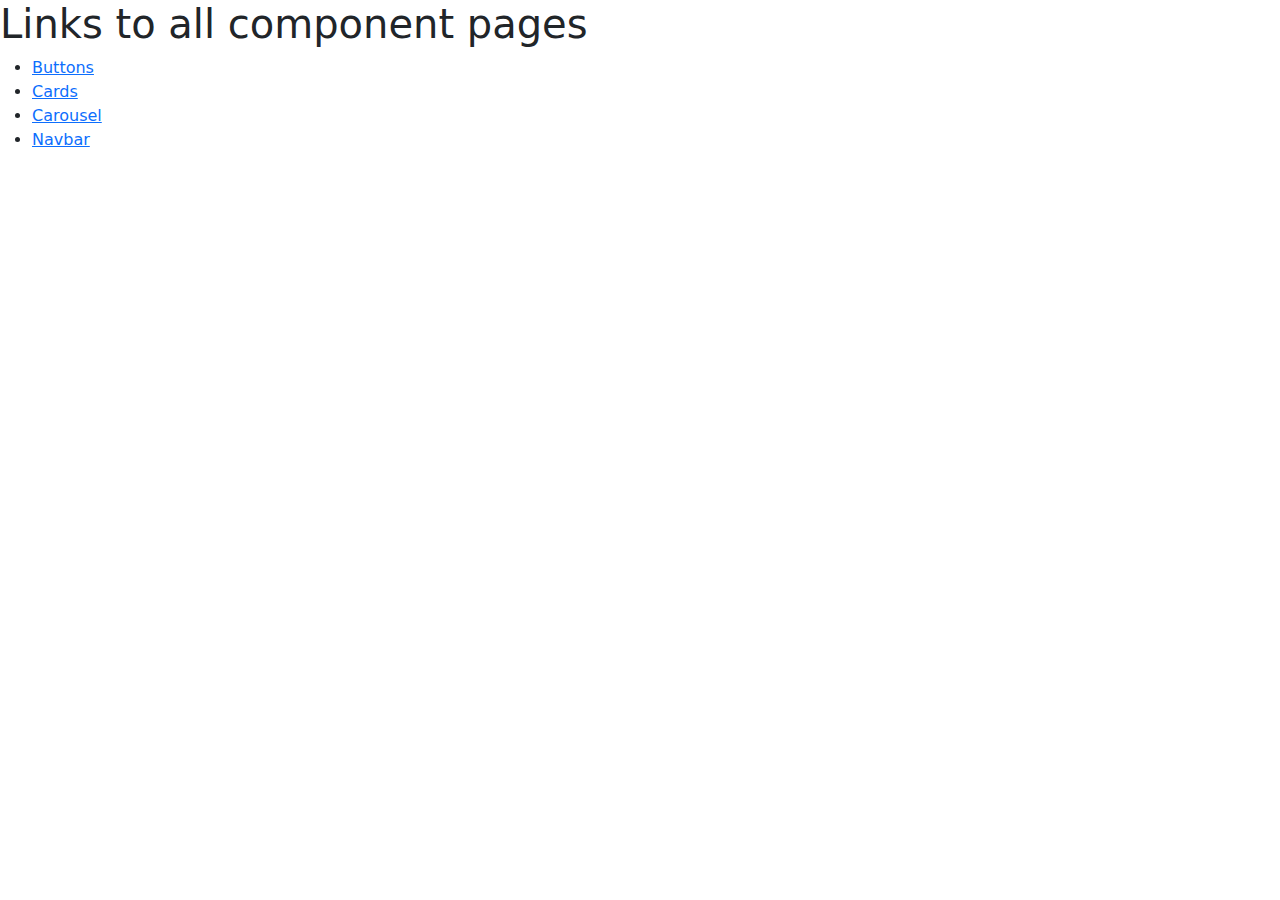
<file: index.html>
<!doctype html>
<html lang="en">
  <head>
    <meta charset="utf-8">
    <meta name="viewport" content="width=device-width, initial-scale=1">
    <title>Bootstrap Componets</title>
    <link href="https://cdn.jsdelivr.net/npm/bootstrap@5.3.3/dist/css/bootstrap.min.css" rel="stylesheet" integrity="sha384-QWTKZyjpPEjISv5WaRU9OFeRpok6YctnYmDr5pNlyT2bRjXh0JMhjY6hW+ALEwIH" crossorigin="anonymous">
  </head>
  <body>
    <h1>Links to all component pages</h1>
    <ul>
      <li>
        <a href="buttons.html">Buttons</a>
      </li>
      <li>
        <a href="cards.html">Cards</a>
      </li>
      <li>
        <a href="carousel.html">Carousel</a>
      </li>
      <li>
        <a href="navbar.html">Navbar</a>
      </li>
    </ul>
    <script src="https://cdn.jsdelivr.net/npm/bootstrap@5.3.3/dist/js/bootstrap.bundle.min.js" integrity="sha384-YvpcrYf0tY3lHB60NNkmXc5s9fDVZLESaAA55NDzOxhy9GkcIdslK1eN7N6jIeHz" crossorigin="anonymous"></script>
  </body>
</html>
</file>
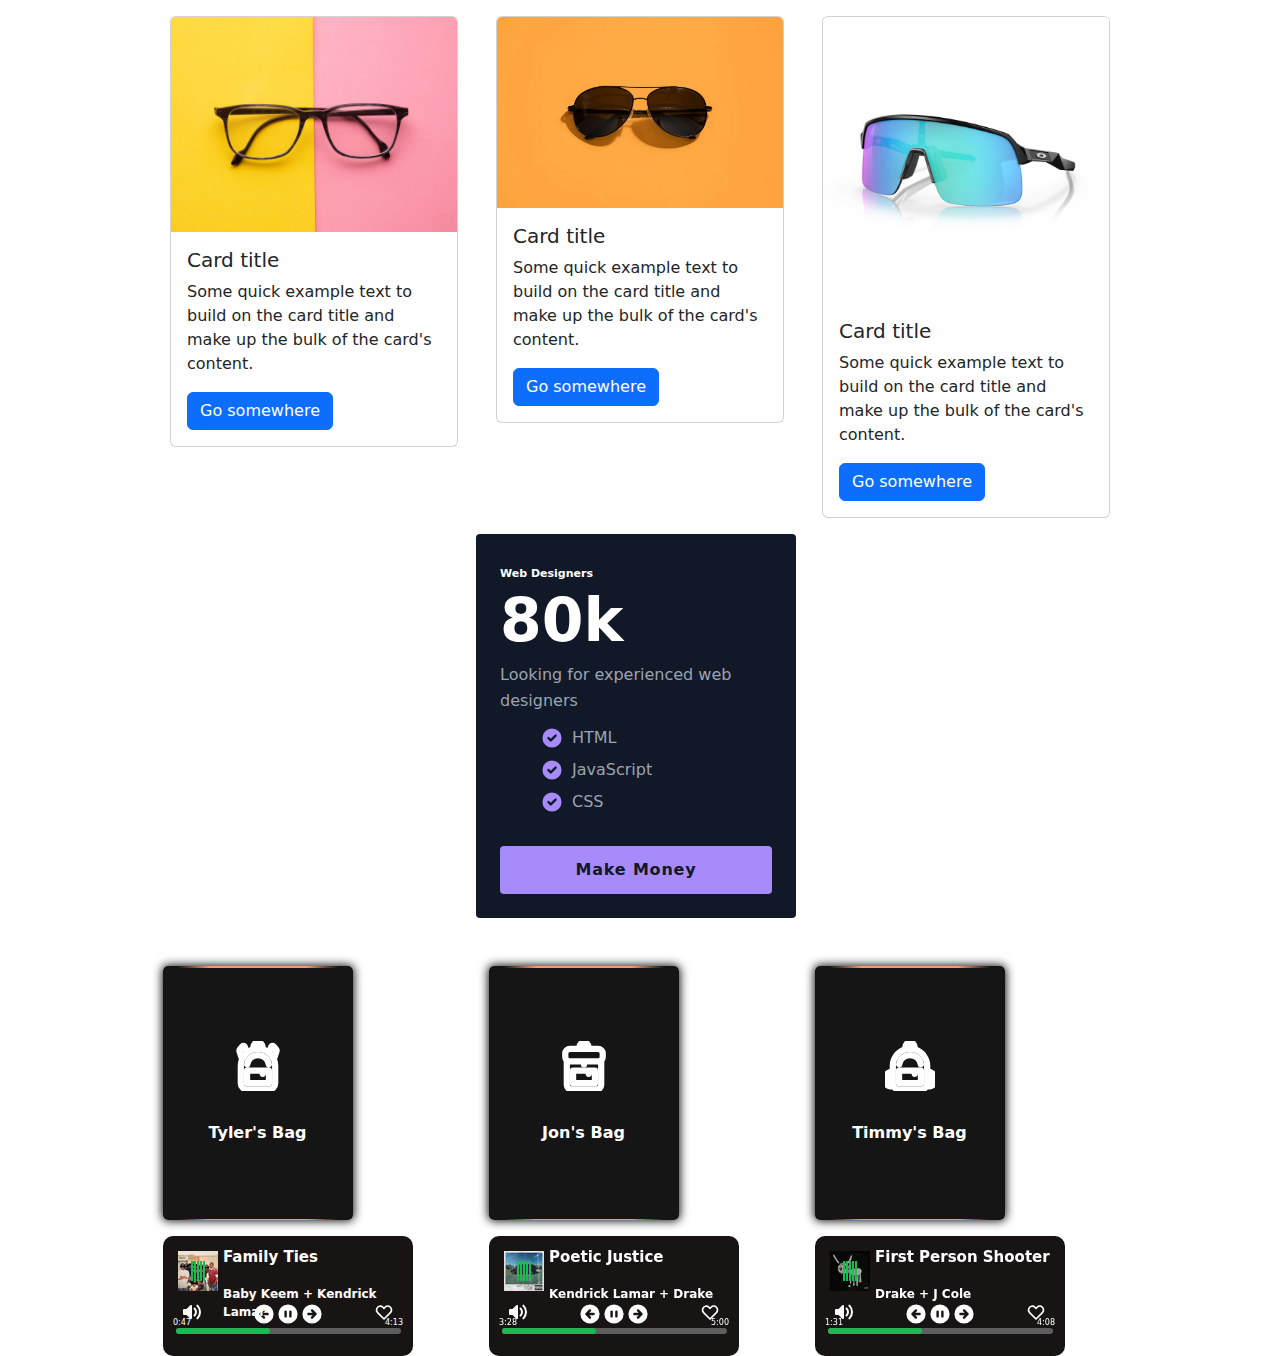
<file: cards.html>
<!doctype html>
<html lang="en">
  <head>
    <meta charset="utf-8">
    <meta name="viewport" content="width=device-width, initial-scale=1">
    <title>Bootstrap demo</title>
    <link href="https://cdn.jsdelivr.net/npm/bootstrap@5.3.3/dist/css/bootstrap.min.css" rel="stylesheet" integrity="sha384-QWTKZyjpPEjISv5WaRU9OFeRpok6YctnYmDr5pNlyT2bRjXh0JMhjY6hW+ALEwIH" crossorigin="anonymous">
  </head>
  <link rel="stylesheet" href="css/cards.css">
  <body>
    <div class="row mt-3 justify-content-center">
        <div class="col-3">
    <div class="card mx-auto" style="width: 18rem;">
        <div class="col">
        <img src="img/glasses.jpg" class="card-img-top" alt="...">
        <div class="card-body">
          <h5 class="card-title">Card title</h5>
          <p class="card-text">Some quick example text to build on the card title and make up the bulk of the card's content.</p>
          <a href="#" class="btn btn-primary">Go somewhere</a>
        </div>
      </div>
    </div>
      </div>
        <div class="col-3">
    <div class="card mx-auto" style="width: 18rem;">
        <div class="col">
        <img src="img/sunglasses.jpg" class="card-img-top" alt="...">
        <div class="card-body">
          <h5 class="card-title">Card title</h5>
          <p class="card-text">Some quick example text to build on the card title and make up the bulk of the card's content.</p>
          <a href="#" class="btn btn-primary">Go somewhere</a>
        </div>
      </div>
    </div>
      </div>
        <div class="col-3">
    <div class="card mx-auto" style="width: 18rem;">
        <div class="col">
        <img src="img/sportsglasses.jpg" class="card-img-top" alt="...">
        <div class="card-body">
          <h5 class="card-title">Card title</h5>
          <p class="card-text">Some quick example text to build on the card title and make up the bulk of the card's content.</p>
          <a href="#" class="btn btn-primary">Go somewhere</a>
        </div>
      </div>
    </div>
      </div>

      <div class="row mt-3 justify-content-center">
            <div class="col-3">
        <div class="yayacard">
          <div class="header">
                      <span class="title">Web Designers</span>
                      <span class="price">80k</span>
                    </div>
                    <p class="desc">Looking for experienced web designers</p>
                    <ul class="lists">
                      <li class="list">
                        <svg xmlns="http://www.w3.org/2000/svg" viewBox="0 0 20 20" fill="currentColor">
                          <path fill-rule="evenodd" d="M10 18a8 8 0 100-16 8 8 0 000 16zm3.707-9.293a1 1 0 00-1.414-1.414L9 10.586 7.707 9.293a1 1 0 00-1.414 1.414l2 2a1 1 0 001.414 0l4-4z" clip-rule="evenodd"></path>
                        </svg>
                        <span>HTML</span>
                      </li>
                      <li class="list">
                        <svg xmlns="http://www.w3.org/2000/svg" viewBox="0 0 20 20" fill="currentColor">
                          <path fill-rule="evenodd" d="M10 18a8 8 0 100-16 8 8 0 000 16zm3.707-9.293a1 1 0 00-1.414-1.414L9 10.586 7.707 9.293a1 1 0 00-1.414 1.414l2 2a1 1 0 001.414 0l4-4z" clip-rule="evenodd"></path>
                        </svg>
                        <span>JavaScript</span>
                      </li>
                      <li class="list">
                        <svg xmlns="http://www.w3.org/2000/svg" viewBox="0 0 20 20" fill="currentColor">
                          <path fill-rule="evenodd" d="M10 18a8 8 0 100-16 8 8 0 000 16zm3.707-9.293a1 1 0 00-1.414-1.414L9 10.586 7.707 9.293a1 1 0 00-1.414 1.414l2 2a1 1 0 001.414 0l4-4z" clip-rule="evenodd"></path>
                        </svg>
                        <span>CSS</span>
                      </li>
                    </ul>
                    <button type="button" class="action">Make Money</button>
                  </div>
                  </div>
                </div>
              </div>

      </div>
      <div class="row mt-3 justify-content-center">
        <div class="col-3">
          <div class="pizza-card">
            <div class="content">
              <div class="back">
                <div class="back-content">
                  <svg stroke="#FFFFFF" xmlns="http://www.w3.org/2000/svg" class="bi bi-backpack3" viewBox="0 0 16 16" height="50px" width="50px" fill="#ffffff" >
                    <path d="M4.04 7.43a4 4 0 0 1 7.92 0 .5.5 0 1 1-.99.14 3 3 0 0 0-5.94 0 .5.5 0 1 1-.99-.14M4 9.5a.5.5 0 0 1 .5-.5h7a.5.5 0 0 1 .5.5v4a.5.5 0 0 1-.5.5h-7a.5.5 0 0 1-.5-.5zm1 .5v3h6v-3h-1v.5a.5.5 0 0 1-1 0V10z"/>
                    <path d="M6 2.341V2a2 2 0 1 1 4 0v.341c.465.165.904.385 1.308.653l.416-1.247a1 1 0 0 1 1.748-.284l.77 1.027a1 1 0 0 1 .15.917l-.803 2.407C13.854 6.49 14 7.229 14 8v5.5a2.5 2.5 0 0 1-2.5 2.5h-7A2.5 2.5 0 0 1 2 13.5V8c0-.771.146-1.509.41-2.186l-.802-2.407a1 1 0 0 1 .15-.917l.77-1.027a1 1 0 0 1 1.748.284l.416 1.247A6 6 0 0 1 6 2.34ZM7 2v.083a6 6 0 0 1 2 0V2a1 1 0 1 0-2 0m5.941 2.595.502-1.505-.77-1.027-.532 1.595q.447.427.8.937M3.86 3.658l-.532-1.595-.77 1.027.502 1.505q.352-.51.8-.937M8 3a5 5 0 0 0-5 5v5.5A1.5 1.5 0 0 0 4.5 15h7a1.5 1.5 0 0 0 1.5-1.5V8a5 5 0 0 0-5-5"/>
                  </svg>
                  <strong>Tyler's Bag</strong>
                </div>
              </div>
              <div class="front">
                
                <div class="img">
                  <div class="circle">
                  </div>
                  <div class="circle" id="right">
                  </div>
                  <div class="circle" id="bottom">
                  </div>
                </div>
          
                <div class="front-content">
                  <small class="badge">Tyler</small>
                  <div class="description">
                    <div class="title">
                      <p class="title">
                        <strong>Items</strong>
                      </p>
                      <svg fill-rule="nonzero" height="15px" width="15px" viewBox="0,0,256,256" xmlns:xlink="http://www.w3.org/1999/xlink" xmlns="http://www.w3.org/2000/svg"><g style="mix-blend-mode: normal" text-anchor="none" font-size="none" font-weight="none" font-family="none" stroke-dashoffset="0" stroke-dasharray="" stroke-miterlimit="10" stroke-linejoin="miter" stroke-linecap="butt" stroke-width="1" stroke="none" fill-rule="nonzero" fill="#20c997"><g transform="scale(8,8)"><path d="M25,27l-9,-6.75l-9,6.75v-23h18z"></path></g></g></svg>
                    </div>
                    <p class="card-footer">
                     Baseballs &nbsp; | &nbsp; Baseball Glove
                    </p>
                  </div>
                </div>
              </div>
            </div>
          </div>
        </div>

      <div class="col-3">
        <div class="pizza-card">
          <div class="content">
            <div class="back">
              <div class="back-content">
                <svg stroke="#FFFFFF" xmlns="http://www.w3.org/2000/svg" width="50px" height="50px" fill="#FFFFFF" class="bi bi-backpack4" viewBox="0 0 16 16">
                  <path d="M4 9.5a.5.5 0 0 1 .5-.5h7a.5.5 0 0 1 .5.5v4a.5.5 0 0 1-.5.5h-7a.5.5 0 0 1-.5-.5zm1 .5v3h6v-3h-1v.5a.5.5 0 0 1-1 0V10z"/>
                  <path d="M8 0a2 2 0 0 0-2 2H3.5a2 2 0 0 0-2 2v1c0 .52.198.993.523 1.349A.5.5 0 0 0 2 6.5V14a2 2 0 0 0 2 2h8a2 2 0 0 0 2-2V6.5a.5.5 0 0 0-.023-.151c.325-.356.523-.83.523-1.349V4a2 2 0 0 0-2-2H10a2 2 0 0 0-2-2m0 1a1 1 0 0 0-1 1h2a1 1 0 0 0-1-1M3 14V6.937q.24.062.5.063h4v.5a.5.5 0 0 0 1 0V7h4q.26 0 .5-.063V14a1 1 0 0 1-1 1H4a1 1 0 0 1-1-1m9.5-11a1 1 0 0 1 1 1v1a1 1 0 0 1-1 1h-9a1 1 0 0 1-1-1V4a1 1 0 0 1 1-1z"/>
                </svg>
                <strong>Jon's Bag</strong>
              </div>
            </div>
            <div class="front">
              
              <div class="img">
                <div class="circle">
                </div>
                <div class="circle" id="right">
                </div>
                <div class="circle" id="bottom">
                </div>
              </div>
        
              <div class="front-content">
                <small class="badge">Jon</small>
                <div class="description">
                  <div class="title">
                    <p class="title">
                      <strong>Items</strong>
                    </p>
                    <svg fill-rule="nonzero" height="15px" width="15px" viewBox="0,0,256,256" xmlns:xlink="http://www.w3.org/1999/xlink" xmlns="http://www.w3.org/2000/svg"><g style="mix-blend-mode: normal" text-anchor="none" font-size="none" font-weight="none" font-family="none" stroke-dashoffset="0" stroke-dasharray="" stroke-miterlimit="10" stroke-linejoin="miter" stroke-linecap="butt" stroke-width="1" stroke="none" fill-rule="nonzero" fill="#20c997"><g transform="scale(8,8)"><path d="M25,27l-9,-6.75l-9,6.75v-23h18z"></path></g></g></svg>
                  </div>
                  <p class="card-footer">
                    Water bottle &nbsp; | &nbsp; Gum &nbsp; | &nbsp; Notebooks
                  </p>
                </div>
              </div>
            </div>
          </div>
        </div>
      </div>

    <div class="col-3">
      <div class="pizza-card">
        <div class="content">
          <div class="back">
            <div class="back-content">
              <svg stroke="#FFFFFF" xmlns="http://www.w3.org/2000/svg" width="50px" height="50px" fill="currentColor" class="bi bi-backpack2" viewBox="0 0 16 16">
                <path d="M4.04 7.43a4 4 0 0 1 7.92 0 .5.5 0 1 1-.99.14 3 3 0 0 0-5.94 0 .5.5 0 1 1-.99-.14"/>
                <path fill-rule="evenodd" d="M4 9.5a.5.5 0 0 1 .5-.5h7a.5.5 0 0 1 .5.5v4a.5.5 0 0 1-.5.5h-7a.5.5 0 0 1-.5-.5zm1 .5v3h6v-3h-1v.5a.5.5 0 0 1-1 0V10z"/>
                <path d="M6 2.341V2a2 2 0 1 1 4 0v.341c2.33.824 4 3.047 4 5.659v1.191l1.17.585a1.5 1.5 0 0 1 .83 1.342V13.5a1.5 1.5 0 0 1-1.5 1.5h-1c-.456.607-1.182 1-2 1h-7a2.5 2.5 0 0 1-2-1h-1A1.5 1.5 0 0 1 0 13.5v-2.382a1.5 1.5 0 0 1 .83-1.342L2 9.191V8a6 6 0 0 1 4-5.659M7 2v.083a6 6 0 0 1 2 0V2a1 1 0 0 0-2 0M3 13.5A1.5 1.5 0 0 0 4.5 15h7a1.5 1.5 0 0 0 1.5-1.5V8A5 5 0 0 0 3 8zm-1-3.19-.724.362a.5.5 0 0 0-.276.447V13.5a.5.5 0 0 0 .5.5H2zm12 0V14h.5a.5.5 0 0 0 .5-.5v-2.382a.5.5 0 0 0-.276-.447L14 10.309Z"/>
              </svg>
              <strong>Timmy's Bag</strong>
            </div>
          </div>
          <div class="front">
            
            <div class="img">
              <div class="circle">
              </div>
              <div class="circle" id="right">
              </div>
              <div class="circle" id="bottom">
              </div>
            </div>
      
            <div class="front-content">
              <small class="badge">Timmy</small>
              <div class="description">
                <div class="title">
                  <p class="title">
                    <strong>Items</strong>
                  </p>
                  <svg fill-rule="nonzero" height="15px" width="15px" viewBox="0,0,256,256" xmlns:xlink="http://www.w3.org/1999/xlink" xmlns="http://www.w3.org/2000/svg"><g style="mix-blend-mode: normal" text-anchor="none" font-size="none" font-weight="none" font-family="none" stroke-dashoffset="0" stroke-dasharray="" stroke-miterlimit="10" stroke-linejoin="miter" stroke-linecap="butt" stroke-width="1" stroke="none" fill-rule="nonzero" fill="#20c997"><g transform="scale(8,8)"><path d="M25,27l-9,-6.75l-9,6.75v-23h18z"></path></g></g></svg>
                </div>
                <p class="card-footer">
                  Gum &nbsp; | &nbsp; Pencils &nbsp; | &nbsp; Chromebook
                </p>
              </div>
            </div>
          </div>
        </div>
      </div>
    </div>
    </div>

    <div class="row mt-3 justify-content-center">
      <div class="col-3">
        <div class="card5">
          <div class="top2">
          <div class= "pfp">
            <img src="img/Baby_Keem_and_Kendrick_Lamar_-_Family_Ties.png" alt="">
            <div class="playing">
              <div class="greenline line-1"></div>
              <div class="greenline line-2"></div>
              <div class="greenline line-3"></div>
              <div class="greenline line-4"></div>
              <div class="greenline line-5"></div>
            </div>
          </div>
          <div class="texts">
          <p class="title-1">Family Ties</p>
          <p class="title-2">Baby Keem + Kendrick Lamar</p>


          </div>
          </div>
          
          <div class="controls">
            <svg xmlns="http://www.w3.org/2000/svg" viewBox="0 0 24 24" fill="currentColor" height="20" width="24" class="volume_button">
          <path clip-rule="evenodd" d="M11.26 3.691A1.2 1.2 0 0 1 12 4.8v14.4a1.199 1.199 0 0 1-2.048.848L5.503 15.6H2.4a1.2 1.2 0 0 1-1.2-1.2V9.6a1.2 1.2 0 0 1 1.2-1.2h3.103l4.449-4.448a1.2 1.2 0 0 1 1.308-.26Zm6.328-.176a1.2 1.2 0 0 1 1.697 0A11.967 11.967 0 0 1 22.8 12a11.966 11.966 0 0 1-3.515 8.485 1.2 1.2 0 0 1-1.697-1.697A9.563 9.563 0 0 0 20.4 12a9.565 9.565 0 0 0-2.812-6.788 1.2 1.2 0 0 1 0-1.697Zm-3.394 3.393a1.2 1.2 0 0 1 1.698 0A7.178 7.178 0 0 1 18 12a7.18 7.18 0 0 1-2.108 5.092 1.2 1.2 0 1 1-1.698-1.698A4.782 4.782 0 0 0 15.6 12a4.78 4.78 0 0 0-1.406-3.394 1.2 1.2 0 0 1 0-1.698Z" fill-rule="evenodd"></path>
            </svg>
            <div class="volume">
              <div class="slider">
                <div class="green"></div>
              </div>
              <div class="circle"></div>
            </div>
            <svg xmlns="http://www.w3.org/2000/svg" viewBox="0 0 24 24" fill="currentColor" height="24" width="24">
          <path clip-rule="evenodd" d="M12 21.6a9.6 9.6 0 1 0 0-19.2 9.6 9.6 0 0 0 0 19.2Zm.848-12.352a1.2 1.2 0 0 0-1.696-1.696l-3.6 3.6a1.2 1.2 0 0 0 0 1.696l3.6 3.6a1.2 1.2 0 0 0 1.696-1.696L11.297 13.2H15.6a1.2 1.2 0 1 0 0-2.4h-4.303l1.551-1.552Z" fill-rule="evenodd"></path>
        </svg>
            <svg xmlns="http://www.w3.org/2000/svg" viewBox="0 0 24 24" fill="currentColor" height="24" width="24">
          <path clip-rule="evenodd" d="M21.6 12a9.6 9.6 0 1 1-19.2 0 9.6 9.6 0 0 1 19.2 0ZM8.4 9.6a1.2 1.2 0 1 1 2.4 0v4.8a1.2 1.2 0 1 1-2.4 0V9.6Zm6-1.2a1.2 1.2 0 0 0-1.2 1.2v4.8a1.2 1.2 0 1 0 2.4 0V9.6a1.2 1.2 0 0 0-1.2-1.2Z" fill-rule="evenodd"></path>
        </svg>
        <svg xmlns="http://www.w3.org/2000/svg" viewBox="0 0 24 24" fill="currentColor" height="24" width="24">
          <path clip-rule="evenodd" d="M12 21.6a9.6 9.6 0 1 0 0-19.2 9.6 9.6 0 0 0 0 19.2Zm4.448-10.448-3.6-3.6a1.2 1.2 0 0 0-1.696 1.696l1.551 1.552H8.4a1.2 1.2 0 1 0 0 2.4h4.303l-1.551 1.552a1.2 1.2 0 1 0 1.696 1.696l3.6-3.6a1.2 1.2 0 0 0 0-1.696Z" fill-rule="evenodd"></path>
        </svg>
        <div class="air"></div>
        <svg xmlns="http://www.w3.org/2000/svg" viewBox="0 0 24 24" stroke-width="2" stroke-linejoin="round" stroke-linecap="round" stroke="currentColor" fill="none" height="20" width="24">
          <path d="M3.343 7.778a4.5 4.5 0 0 1 7.339-1.46L12 7.636l1.318-1.318a4.5 4.5 0 1 1 6.364 6.364L12 20.364l-7.682-7.682a4.501 4.501 0 0 1-.975-4.904Z"></path>
        </svg>
          </div>
          <div class="time">
            <div class="elapsed"></div>
          </div>
          <p class="timetext time_now">0:47</p>
          <p class="timetext time_full">4:13</p>
        </div>
      </div>

      <div class="col-3">
        <div class="card5">
          <div class="top2">
          <div class="pfp">
            <img src="img/poetic justcie.png" alt="">
            <div class="playing">
              <div class="greenline line-1"></div>
              <div class="greenline line-2"></div>
              <div class="greenline line-3"></div>
              <div class="greenline line-4"></div>
              <div class="greenline line-5"></div>
            </div>
          </div>
          <div class="texts">
          <p class="title-1">Poetic Justice</p>
          <p class="title-2">Kendrick Lamar + Drake</p>
          </div>
          </div>
          
          <div class="controls">
            <svg xmlns="http://www.w3.org/2000/svg" viewBox="0 0 24 24" fill="currentColor" height="20" width="24" class="volume_button">
          <path clip-rule="evenodd" d="M11.26 3.691A1.2 1.2 0 0 1 12 4.8v14.4a1.199 1.199 0 0 1-2.048.848L5.503 15.6H2.4a1.2 1.2 0 0 1-1.2-1.2V9.6a1.2 1.2 0 0 1 1.2-1.2h3.103l4.449-4.448a1.2 1.2 0 0 1 1.308-.26Zm6.328-.176a1.2 1.2 0 0 1 1.697 0A11.967 11.967 0 0 1 22.8 12a11.966 11.966 0 0 1-3.515 8.485 1.2 1.2 0 0 1-1.697-1.697A9.563 9.563 0 0 0 20.4 12a9.565 9.565 0 0 0-2.812-6.788 1.2 1.2 0 0 1 0-1.697Zm-3.394 3.393a1.2 1.2 0 0 1 1.698 0A7.178 7.178 0 0 1 18 12a7.18 7.18 0 0 1-2.108 5.092 1.2 1.2 0 1 1-1.698-1.698A4.782 4.782 0 0 0 15.6 12a4.78 4.78 0 0 0-1.406-3.394 1.2 1.2 0 0 1 0-1.698Z" fill-rule="evenodd"></path>
            </svg>
            <div class="volume">
              <div class="slider">
                <div class="green"></div>
              </div>
              <div class="circle"></div>
            </div>
            <svg xmlns="http://www.w3.org/2000/svg" viewBox="0 0 24 24" fill="currentColor" height="24" width="24">
          <path clip-rule="evenodd" d="M12 21.6a9.6 9.6 0 1 0 0-19.2 9.6 9.6 0 0 0 0 19.2Zm.848-12.352a1.2 1.2 0 0 0-1.696-1.696l-3.6 3.6a1.2 1.2 0 0 0 0 1.696l3.6 3.6a1.2 1.2 0 0 0 1.696-1.696L11.297 13.2H15.6a1.2 1.2 0 1 0 0-2.4h-4.303l1.551-1.552Z" fill-rule="evenodd"></path>
        </svg>
            <svg xmlns="http://www.w3.org/2000/svg" viewBox="0 0 24 24" fill="currentColor" height="24" width="24">
          <path clip-rule="evenodd" d="M21.6 12a9.6 9.6 0 1 1-19.2 0 9.6 9.6 0 0 1 19.2 0ZM8.4 9.6a1.2 1.2 0 1 1 2.4 0v4.8a1.2 1.2 0 1 1-2.4 0V9.6Zm6-1.2a1.2 1.2 0 0 0-1.2 1.2v4.8a1.2 1.2 0 1 0 2.4 0V9.6a1.2 1.2 0 0 0-1.2-1.2Z" fill-rule="evenodd"></path>
        </svg>
        <svg xmlns="http://www.w3.org/2000/svg" viewBox="0 0 24 24" fill="currentColor" height="24" width="24">
          <path clip-rule="evenodd" d="M12 21.6a9.6 9.6 0 1 0 0-19.2 9.6 9.6 0 0 0 0 19.2Zm4.448-10.448-3.6-3.6a1.2 1.2 0 0 0-1.696 1.696l1.551 1.552H8.4a1.2 1.2 0 1 0 0 2.4h4.303l-1.551 1.552a1.2 1.2 0 1 0 1.696 1.696l3.6-3.6a1.2 1.2 0 0 0 0-1.696Z" fill-rule="evenodd"></path>
        </svg>
        <div class="air"></div>
        <svg xmlns="http://www.w3.org/2000/svg" viewBox="0 0 24 24" stroke-width="2" stroke-linejoin="round" stroke-linecap="round" stroke="currentColor" fill="none" height="20" width="24">
          <path d="M3.343 7.778a4.5 4.5 0 0 1 7.339-1.46L12 7.636l1.318-1.318a4.5 4.5 0 1 1 6.364 6.364L12 20.364l-7.682-7.682a4.501 4.501 0 0 1-.975-4.904Z"></path>
        </svg>
          </div>
          <div class="time">
            <div class="elapsed"></div>
          </div>
          <p class="timetext time_now">3:28</p>
          <p class="timetext time_full">5:00</p>
        </div>
      </div>

      <div class="col-3">
        <div class="card5">
          <div class="top2">
          <div class="pfp">
            <img src="img/Drake-For-all-the-Dogs.png" alt="">
            <div class="playing">
              <div class="greenline line-1"></div>
              <div class="greenline line-2"></div>
              <div class="greenline line-3"></div>
              <div class="greenline line-4"></div>
              <div class="greenline line-5"></div>
            </div>
</div>
          <div class="texts">
          <p class="title-12">First Person Shooter</p>
          <p class="title-2">Drake + J Cole</p>
          </div>
          </div>
          
          <div class="controls">
            <svg xmlns="http://www.w3.org/2000/svg" viewBox="0 0 24 24" fill="currentColor" height="20" width="24" class="volume_button">
          <path clip-rule="evenodd" d="M11.26 3.691A1.2 1.2 0 0 1 12 4.8v14.4a1.199 1.199 0 0 1-2.048.848L5.503 15.6H2.4a1.2 1.2 0 0 1-1.2-1.2V9.6a1.2 1.2 0 0 1 1.2-1.2h3.103l4.449-4.448a1.2 1.2 0 0 1 1.308-.26Zm6.328-.176a1.2 1.2 0 0 1 1.697 0A11.967 11.967 0 0 1 22.8 12a11.966 11.966 0 0 1-3.515 8.485 1.2 1.2 0 0 1-1.697-1.697A9.563 9.563 0 0 0 20.4 12a9.565 9.565 0 0 0-2.812-6.788 1.2 1.2 0 0 1 0-1.697Zm-3.394 3.393a1.2 1.2 0 0 1 1.698 0A7.178 7.178 0 0 1 18 12a7.18 7.18 0 0 1-2.108 5.092 1.2 1.2 0 1 1-1.698-1.698A4.782 4.782 0 0 0 15.6 12a4.78 4.78 0 0 0-1.406-3.394 1.2 1.2 0 0 1 0-1.698Z" fill-rule="evenodd"></path>
            </svg>
            <div class="volume">
              <div class="slider">
                <div class="green"></div>
              </div>
              <div class="circle"></div>
            </div>
            <svg xmlns="http://www.w3.org/2000/svg" viewBox="0 0 24 24" fill="currentColor" height="24" width="24">
          <path clip-rule="evenodd" d="M12 21.6a9.6 9.6 0 1 0 0-19.2 9.6 9.6 0 0 0 0 19.2Zm.848-12.352a1.2 1.2 0 0 0-1.696-1.696l-3.6 3.6a1.2 1.2 0 0 0 0 1.696l3.6 3.6a1.2 1.2 0 0 0 1.696-1.696L11.297 13.2H15.6a1.2 1.2 0 1 0 0-2.4h-4.303l1.551-1.552Z" fill-rule="evenodd"></path>
        </svg>
            <svg xmlns="http://www.w3.org/2000/svg" viewBox="0 0 24 24" fill="currentColor" height="24" width="24">
          <path clip-rule="evenodd" d="M21.6 12a9.6 9.6 0 1 1-19.2 0 9.6 9.6 0 0 1 19.2 0ZM8.4 9.6a1.2 1.2 0 1 1 2.4 0v4.8a1.2 1.2 0 1 1-2.4 0V9.6Zm6-1.2a1.2 1.2 0 0 0-1.2 1.2v4.8a1.2 1.2 0 1 0 2.4 0V9.6a1.2 1.2 0 0 0-1.2-1.2Z" fill-rule="evenodd"></path>
        </svg>
        <svg xmlns="http://www.w3.org/2000/svg" viewBox="0 0 24 24" fill="currentColor" height="24" width="24">
          <path clip-rule="evenodd" d="M12 21.6a9.6 9.6 0 1 0 0-19.2 9.6 9.6 0 0 0 0 19.2Zm4.448-10.448-3.6-3.6a1.2 1.2 0 0 0-1.696 1.696l1.551 1.552H8.4a1.2 1.2 0 1 0 0 2.4h4.303l-1.551 1.552a1.2 1.2 0 1 0 1.696 1.696l3.6-3.6a1.2 1.2 0 0 0 0-1.696Z" fill-rule="evenodd"></path>
        </svg>
        <div class="air"></div>
        <svg xmlns="http://www.w3.org/2000/svg" viewBox="0 0 24 24" stroke-width="2" stroke-linejoin="round" stroke-linecap="round" stroke="currentColor" fill="none" height="20" width="24">
          <path d="M3.343 7.778a4.5 4.5 0 0 1 7.339-1.46L12 7.636l1.318-1.318a4.5 4.5 0 1 1 6.364 6.364L12 20.364l-7.682-7.682a4.501 4.501 0 0 1-.975-4.904Z"></path>
        </svg>
          </div>
          <div class="time">
            <div class="elapsed"></div>
          </div>
          <p class="timetext time_now">1:31</p>
          <p class="timetext time_full">4:08</p>
        </div>
      </div>
    </div>
 

    <script src="https://cdn.jsdelivr.net/npm/bootstrap@5.3.3/dist/js/bootstrap.bundle.min.js" integrity="sha384-YvpcrYf0tY3lHB60NNkmXc5s9fDVZLESaAA55NDzOxhy9GkcIdslK1eN7N6jIeHz" crossorigin="anonymous"></script>
  </body>
</html>
</file>
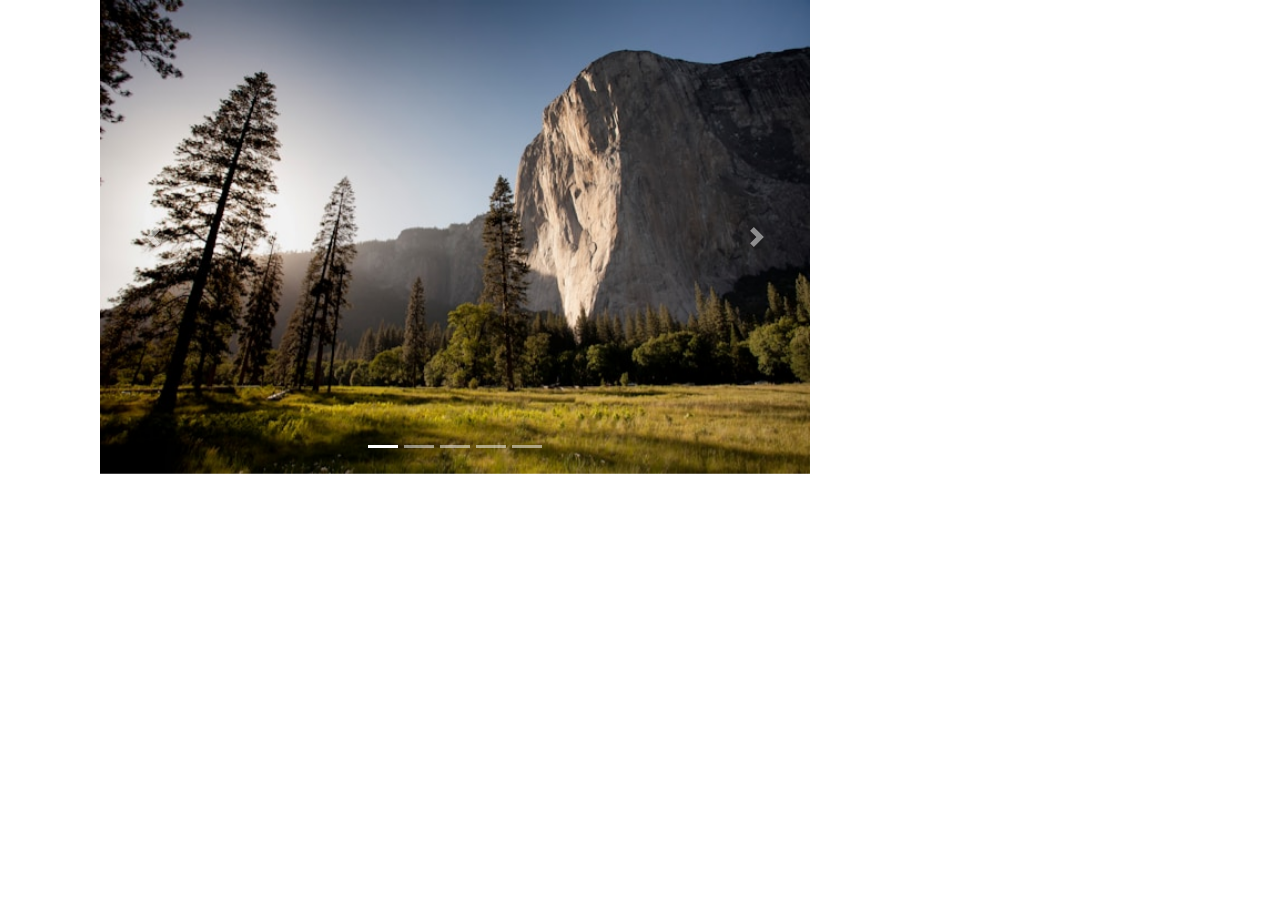
<file: carousel.html>
<!-- <!doctype html>
<html lang="en">
  <head>
    <meta charset="utf-8">
    <meta name="viewport" content="width=device-width, initial-scale=1">
    <title>Carousel</title>
    <link href="https://cdn.jsdelivr.net/npm/bootstrap@5.3.3/dist/css/bootstrap.min.css" rel="stylesheet" integrity="sha384-QWTKZyjpPEjISv5WaRU9OFeRpok6YctnYmDr5pNlyT2bRjXh0JMhjY6hW+ALEwIH" crossorigin="anonymous">
  </head>
  <body>
    
    <div class="container">
      <div class="row"> 
        <div class="col">
          <div id="carouselExampleIndicators" class="carousel slide">
            <div class="carousel-indicators">
              <button type="button" data-bs-target="#carouselExampleIndicators" data-bs-slide-to="0" class="active" aria-current="true" aria-label="Slide 1"></button>
              <button type="button" data-bs-target="#carouselExampleIndicators" data-bs-slide-to="1" aria-label="Slide 2"></button>
              <button type="button" data-bs-target="#carouselExampleIndicators" data-bs-slide-to="2" aria-label="Slide 3"></button>
            </div>
            <div class="carousel-inner">
              <div class="carousel-item active">
              <svg class="bd-placeholder-img bd-placeholder-img-lg d-block w-100" width="800" height="400" xmlns="http://www.w3.org/2000/svg" role="img" aria-label="Placeholder: First slide" preserveAspectRatio="xMidYMid slice" focusable="false"><title>Placeholder</title><rect width="100%" height="100%" fill="#777"></rect><text x="50%" y="50%" fill="#555" dy=".3em">First slide</text></svg>
              </div>
              <div class="carousel-item">
                <svg class="bd-placeholder-img bd-placeholder-img-lg d-block w-100" width="800" height="400" xmlns="http://www.w3.org/2000/svg" role="img" aria-label="Placeholder: First slide" preserveAspectRatio="xMidYMid slice" focusable="false"><title>Placeholder</title><rect width="100%" height="100%" fill="#777"></rect><text x="50%" y="50%" fill="#555" dy=".3em">First slide</text></svg>
              </div>
              <div class="carousel-item">
                <svg class="bd-placeholder-img bd-placeholder-img-lg d-block w-100" width="800" height="400" xmlns="http://www.w3.org/2000/svg" role="img" aria-label="Placeholder: First slide" preserveAspectRatio="xMidYMid slice" focusable="false"><title>Placeholder</title><rect width="100%" height="100%" fill="#777"></rect><text x="50%" y="50%" fill="#555" dy=".3em">First slide</text></svg>
              </div>
            </div>
            <button class="carousel-control-prev" type="button" data-bs-target="#carouselExampleIndicators" data-bs-slide="prev">
              <span class="carousel-control-prev-icon" aria-hidden="true"></span>
              <span class="visually-hidden">Previous</span>
            </button>
            <button class="carousel-control-next" type="button" data-bs-target="#carouselExampleIndicators" data-bs-slide="next">
              <span class="carousel-control-next-icon" aria-hidden="true"></span>
              <span class="visually-hidden">Next</span>
            </button>
          </div>
        </div>
      </div>
    </div>

  </body>
</html> -->

<!DOCTYPE html>
<html lang="en">
<head>
  <meta charset="UTF-8">
  <meta name="viewport" content="width=device-width, initial-scale=1.0">
  <title>Bootstrap Carousel</title>
  <link href="https://stackpath.bootstrapcdn.com/bootstrap/4.5.2/css/bootstrap.min.css" rel="stylesheet">
  <link rel="stylesheet" href="css/carousel.css">
  <style>
  </style>
</head>
<body>
<div class="container">
  <div class="row-5">
    <div class="col-8">

<div id="carouselExampleIndicators" class="carousel slide" data-ride="carousel">
  <ol class="carousel-indicators">
    <li data-target="#carouselExampleIndicators" data-slide-to="0" class="active"></li>
    <li data-target="#carouselExampleIndicators" data-slide-to="1"></li>
    <li data-target="#carouselExampleIndicators" data-slide-to="2"></li>
    <li data-target="#carouselExampleIndicators" data-slide-to="3"></li>
    <li data-target="#carouselExampleIndicators" data-slide-to="4"></li>
  </ol>
  <div class="carousel-inner">
    <div class="carousel-item active">
      <img src="img/image-01.jpg" class="d-block w-100" alt="Image 1">
    </div>
    <div class="carousel-item">
      <img src="img/image-02.jpg" class="d-block w-100" alt="Image 2">
    </div>
    <div class="carousel-item">
      <img src="img/image-03.jpg" class="d-block w-100" alt="Image 3">
    </div>
    <div class="carousel-item">
      <img src="img/image-04.jpg" class="d-block w-100" alt="Image 4">
    </div>
    <div class="carousel-item">
      <img src="img/image-05.jpg" class="d-block w-100" alt="Image 5">
    </div>
  </div>
  <a class="carousel-control-prev" href="#carouselExampleIndicators" role="button" data-slide="prev">
    <span class="carousel-control-prev-icon" aria-hidden="true"></span>
    <span class="sr-only">Previous</span>
  </a>
  <a class="carousel-control-next" href="#carouselExampleIndicators" role="button" data-slide="next">
    <span class="carousel-control-next-icon" aria-hidden="true"></span>
    <span class="sr-only">Next</span>
  </a>
</div>
      
</div>
</div>
</div>

<script src="https://code.jquery.com/jquery-3.5.1.slim.min.js"></script>
<script src="https://cdn.jsdelivr.net/npm/@popperjs/core@2.5.4/dist/umd/popper.min.js"></script>
<script src="https://stackpath.bootstrapcdn.com/bootstrap/4.5.2/js/bootstrap.min.js"></script>
</body>
</html>
</file>
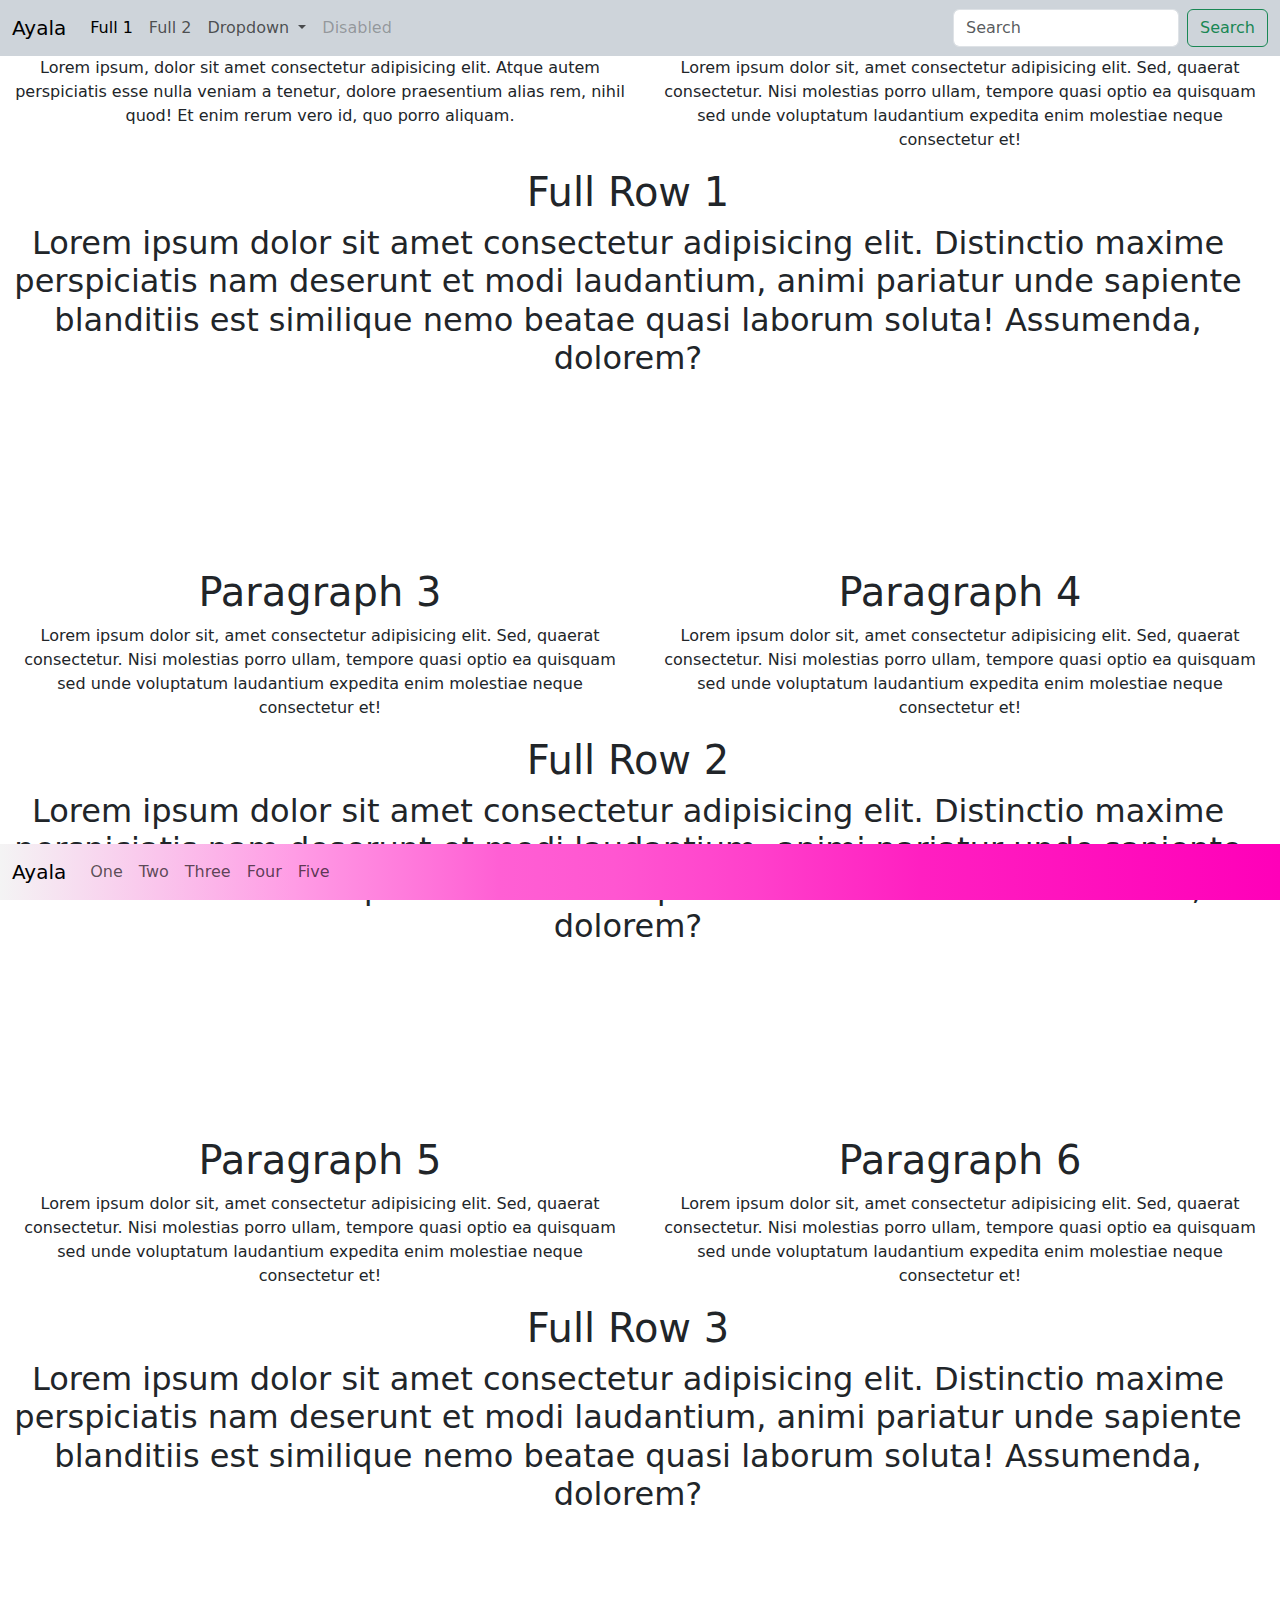
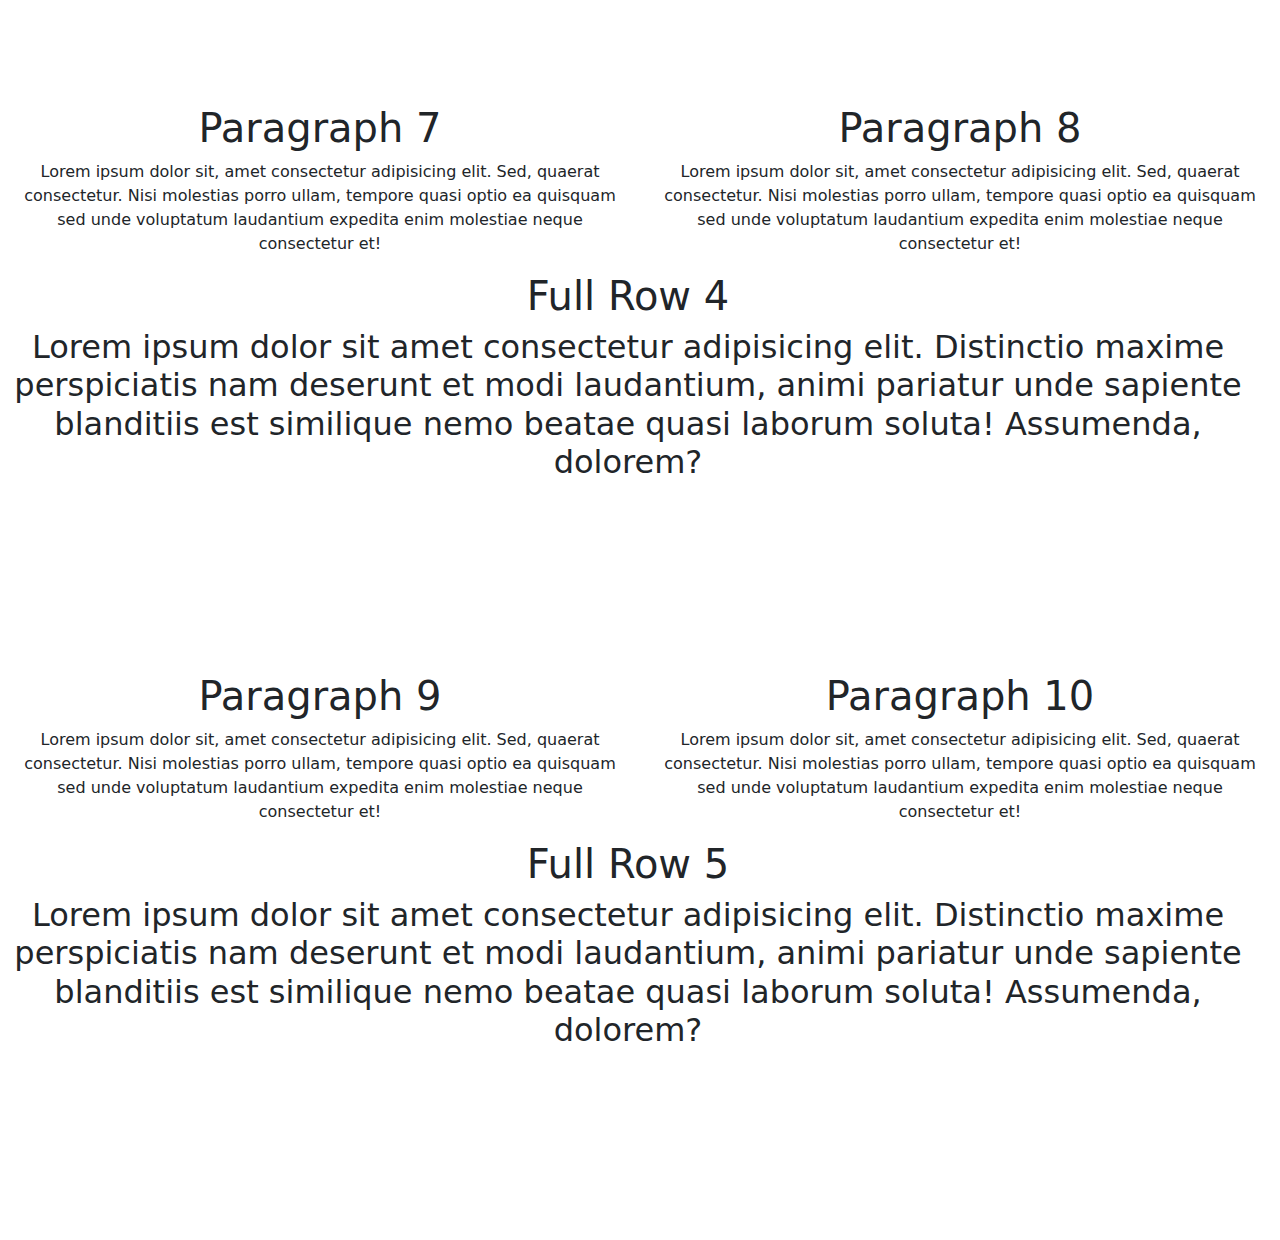
<file: navbar.html>
<!doctype html>
<html lang="en">
  <head>
    <meta charset="utf-8">
    <meta name="viewport" content="width=device-width, initial-scale=1">
    <title>Navbar</title>
    <link href="https://cdn.jsdelivr.net/npm/bootstrap@5.3.3/dist/css/bootstrap.min.css" rel="stylesheet" integrity="sha384-QWTKZyjpPEjISv5WaRU9OFeRpok6YctnYmDr5pNlyT2bRjXh0JMhjY6hW+ALEwIH" crossorigin="anonymous">
    <link rel="stylesheet" href="css/navbar.css">
  </head>


  <body>

    <!-- <nav class="navbar navbar-expand-lg bg-dark-subtle">
        <div class="container-fluid">
          <a class="navbar-brand" href="index.html">Ayala</a>
          <button class="navbar-toggler" type="button" data-bs-toggle="collapse" data-bs-target="#navbarSupportedContent" aria-controls="navbarSupportedContent" aria-expanded="false" aria-label="Toggle navigation">
            <span class="navbar-toggler-icon"></span>
          </button>
          <div class="collapse navbar-collapse" id="navbarSupportedContent">
            <ul class="navbar-nav me-auto mb-2 mb-lg-0">
              <li class="nav-item">
                <a class="nav-link active" aria-current="page" href="index.html">Home</a>
              </li>
              <li class="nav-item">
                <a class="nav-link" href="#">Link</a>
              </li>
               <li class="nav-item dropdown"> -->
                <!-- <a class="nav-link dropdown-toggle" href="#" role="button" data-bs-toggle="dropdown" aria-expanded="false">
                  Dropdown
                </a> -->
                <!-- <ul class="dropdown-menu"> 
                  <li><a class="dropdown-item" href="#">Action</a></li>
                  <br>
                  <li><a class="dropdown-item" href="#">Another action</a></li>
                   <li><hr class="dropdown-divider"></li> <br>
                  <li><a class="dropdown-item" href="#">Something else here</a></li>
                </ul> 
              </li>
              <li class="nav-item">
                <a class="nav-link disabled" aria-disabled="true">Disabled</a>
              </li>
            </ul>
            <form class="d-flex" role="search">
              <input class="form-control me-2" type="search" placeholder="Search" aria-label="Search">
              <button class="btn btn-outline-success" type="submit">Search</button>
            </form>
          </div>
        </div>
      </nav>

    <nav class="navbar navbar-expand-lg bg-gradient">
        <div class="container-fluid">
          <a class="navbar-brand" href="index.html">Ayala</a>
          <button class="navbar-toggler" type="button" data-bs-toggle="collapse" data-bs-target="#navbarSupportedContent" aria-controls="navbarSupportedContent" aria-expanded="false" aria-label="Toggle navigation">
            <span class="navbar-toggler-icon"></span>
          </button>
          <div class="collapse navbar-collapse" id="navbarSupportedContent">
            <ul class="navbar-nav me-auto mb-2 mb-lg-0">
              <li class="nav-item">
                <a class="nav-link active" aria-current="page" href="#">Home</a>
              </li>
              <li class="nav-item">
                <a class="nav-link" href="#">Link</a>
              </li>
              <li class="nav-item dropdown">
                <a class="nav-link dropdown-toggle" href="#" role="button" data-bs-toggle="dropdown" aria-expanded="false">
                  Dropdown
                </a>
                <ul class="dropdown-menu">
                  <li><a class="dropdown-item" href="#">Action</a></li>
                  <li><a class="dropdown-item" href="#">Another action</a></li>
                  <li><hr class="dropdown-divider"></li>
                  <li><a class="dropdown-item" href="#">Something else here</a></li>
                </ul>
              </li>
              <li class="nav-item">
                <a class="nav-link disabled" aria-disabled="true">Disabled</a>
              </li>
            </ul>
            <form class="d-flex" role="search">
              <input class="form-control me-2" type="search" placeholder="Search" aria-label="Search">
              <button class="btn btn-outline-success" type="submit">Search</button>
            </form>
          </div>
        </div>
      </nav>

      <div class="container-fluid">
        <div class="row">
          <div class="col-6">
          <h1>Paragraph 1</h1>
          <p>Lorem ipsum dolor sit amet consectetur adipisicing elit. Ratione distinctio, sequi, iusto ad cupiditate, iste amet non reprehenderit earum recusandae unde eaque atque quae quasi perferendis reiciendis tempore blanditiis doloremque?</p>
        </div>
          <div class="col-6">
          <h1>Paragraph 2</h1>
          <p>Lorem ipsum dolor sit amet consectetur adipisicing elit. Ratione distinctio, sequi, iusto ad cupiditate, iste amet non reprehenderit earum recusandae unde eaque atque quae quasi perferendis reiciendis tempore blanditiis doloremque?</p>
        </div>
        </div>
        <div class="row">
          <div class="col-12">
            <h1>Full Row 1</h1>
            <h2>Lorem ipsum dolor sit amet consectetur adipisicing elit. Iure perspiciatis at perferendis obcaecati est suscipit, laudantium alias ad aliquam! Officiis iste accusantium quaerat repellat voluptatem, amet aperiam at earum quam.</h2>
          </div>
        </div>
        <div class="row">
          <div class="col-6">
          <h1>Paragraph 3</h1>
          <p>Lorem ipsum dolor sit amet consectetur adipisicing elit. Ratione distinctio, sequi, iusto ad cupiditate, iste amet non reprehenderit earum recusandae unde eaque atque quae quasi perferendis reiciendis tempore blanditiis doloremque?</p>
        </div>
          <div class="col-6">
          <h1>Paragraph 4</h1>
          <p>Lorem ipsum dolor sit amet consectetur adipisicing elit. Ratione distinctio, sequi, iusto ad cupiditate, iste amet non reprehenderit earum recusandae unde eaque atque quae quasi perferendis reiciendis tempore blanditiis doloremque?</p>
        </div>
        </div>
        <div class="row">
          <div class="col-12">
            <h1>Full Row 2</h1>
            <h2>Lorem ipsum dolor sit amet consectetur adipisicing elit. Iure perspiciatis at perferendis obcaecati est suscipit, laudantium alias ad aliquam! Officiis iste accusantium quaerat repellat voluptatem, amet aperiam at earum quam.</h2>
          </div>
        </div>
        <div class="row">
          <div class="col-6">
          <h1>Paragraph 5</h1>
          <p>Lorem ipsum dolor sit amet consectetur adipisicing elit. Ratione distinctio, sequi, iusto ad cupiditate, iste amet non reprehenderit earum recusandae unde eaque atque quae quasi perferendis reiciendis tempore blanditiis doloremque?</p>
        </div>
          <div class="col-6">
          <h1>Paragraph 6</h1>
          <p>Lorem ipsum dolor sit amet consectetur adipisicing elit. Ratione distinctio, sequi, iusto ad cupiditate, iste amet non reprehenderit earum recusandae unde eaque atque quae quasi perferendis reiciendis tempore blanditiis doloremque?</p>
        </div>
        </div>
        <div class="row">
          <div class="col-12">
            <h1>Full Row 3</h1>
            <h2>Lorem ipsum dolor sit amet consectetur adipisicing elit. Iure perspiciatis at perferendis obcaecati est suscipit, laudantium alias ad aliquam! Officiis iste accusantium quaerat repellat voluptatem, amet aperiam at earum quam.</h2>
          </div>
        </div>
        <div class="row">
          <div class="col-6">
          <h1>Paragraph 7</h1>
          <p>Lorem ipsum dolor sit amet consectetur adipisicing elit. Ratione distinctio, sequi, iusto ad cupiditate, iste amet non reprehenderit earum recusandae unde eaque atque quae quasi perferendis reiciendis tempore blanditiis doloremque?</p>
        </div>
          <div class="col-6">
          <h1>Paragraph 8</h1>
          <p>Lorem ipsum dolor sit amet consectetur adipisicing elit. Ratione distinctio, sequi, iusto ad cupiditate, iste amet non reprehenderit earum recusandae unde eaque atque quae quasi perferendis reiciendis tempore blanditiis doloremque?</p>
        </div>
        </div>
        <div class="row">
          <div class="col-12">
            <h1>Full Row 4</h1>
            <h2>Lorem ipsum dolor sit amet consectetur adipisicing elit. Iure perspiciatis at perferendis obcaecati est suscipit, laudantium alias ad aliquam! Officiis iste accusantium quaerat repellat voluptatem, amet aperiam at earum quam.</h2>
          </div>
        </div>
        <div class="row">
          <div class="col-6">
          <h1>Paragraph 9</h1>
          <p>Lorem ipsum dolor sit amet consectetur adipisicing elit. Ratione distinctio, sequi, iusto ad cupiditate, iste amet non reprehenderit earum recusandae unde eaque atque quae quasi perferendis reiciendis tempore blanditiis doloremque?</p>
        </div>
          <div class="col-6">
          <h1>Paragraph 10</h1>
          <p>Lorem ipsum dolor sit amet consectetur adipisicing elit. Ratione distinctio, sequi, iusto ad cupiditate, iste amet non reprehenderit earum recusandae unde eaque atque quae quasi perferendis reiciendis tempore blanditiis doloremque?</p>
        </div>
        </div>
        <div class="row">
          <div class="col-12">
            <h1>Full Row 5</h1>
            <h2>Lorem ipsum dolor sit amet consectetur adipisicing elit. Iure perspiciatis at perferendis obcaecati est suscipit, laudantium alias ad aliquam! Officiis iste accusantium quaerat repellat voluptatem, amet aperiam at earum quam.</h2>
          </div>
        </div>
      </div> -->

      <nav class="navbar navbar-expand-lg bg-dark-subtle fixed-top">
        <div class="container-fluid">
          <a class="navbar-brand" href="index.html">Ayala</a>
          <button class="navbar-toggler" type="button" data-bs-toggle="collapse" data-bs-target="#navbarSupportedContent" aria-controls="navbarSupportedContent" aria-expanded="false" aria-label="Toggle navigation">
            <span class="navbar-toggler-icon"></span>
          </button>
          <div class="collapse navbar-collapse" id="navbarSupportedContent">
            <ul class="navbar-nav me-auto mb-2 mb-lg-0">
              <li class="nav-item">
                <a class="nav-link active" aria-current="page" href="#full1">Full 1</a>
              </li>
              <li class="nav-item">
                <a class="nav-link" href="#full2">Full 2</a>
              </li>
              <li class="nav-item dropdown">
                <a class="nav-link dropdown-toggle" href="#" role="button" data-bs-toggle="dropdown" aria-expanded="false">
                  Dropdown
                </a>
                <ul class="dropdown-menu">
                  <li><a class="dropdown-item" href="#full3">Full 3</a></li>
                  <li><a class="dropdown-item" href="#full4">Full 4</a></li>
                  <li><hr class="dropdown-divider"></li>
                  <li><a class="dropdown-item" href="#full5">Full 5</a></li>
                </ul>
              </li>
              <li class="nav-item">
                <a class="nav-link disabled" aria-disabled="true">Disabled</a>
              </li>
            </ul>
            <form class="d-flex" role="search">
              <input class="form-control me-2" type="search" placeholder="Search" aria-label="Search">
              <button class="btn btn-outline-success" type="submit">Search</button>
            </form>
          </div>
        </div>
      </nav>




      <nav class="navbar navbar-expand-lg bg-gradient fixed-bottom">
        <div class="container-fluid">
          <a class="navbar-brand" href="index.html">Ayala</a>
          <button class="navbar-toggler" type="button" data-bs-toggle="collapse" data-bs-target="#navbarOne" aria-controls="navbarOne" aria-expanded="false" aria-label="Toggle navigation">
            <span class="navbar-toggler-icon"></span>
          </button>
          <div class="collapse navbar-collapse" id="navbarOne">
            <ul class="navbar-nav me-auto mb-2 mb-lg-0">
              <li class="nav-item">
                <a class="nav-link" href="#row1">One</a>
              </li>
              <li class="nav-item">
                <a class="nav-link" href="#row2">Two</a>
              </li>
              <li class="nav-item">
                <a class="nav-link" href="#row3">Three</a>
              </li>
              <li class="nav-item">
                <a class="nav-link" href="#row4">Four</a>
              </li>
              <li class="nav-item">
                <a class="nav-link" href="#row5">Five</a>
              </li>
            </ul>
          </div>
        </div>
      </nav>

      <div class="container-fluid">
        <div class="row">
            <div id="full1" class="col-6">
                <h1>Paragraph 1</h1>
                <p>Lorem ipsum, dolor sit amet consectetur adipisicing elit. Atque autem perspiciatis esse nulla veniam a tenetur, dolore praesentium alias rem, nihil quod! Et enim rerum vero id, quo porro aliquam.</p>
            </div>
            <div id="full2" class="col-6">
                <h1>Paragraph 2</h1>
                <p>Lorem ipsum dolor sit, amet consectetur adipisicing elit. Sed, quaerat consectetur. Nisi molestias porro ullam, tempore quasi optio ea quisquam sed unde voluptatum laudantium expedita enim molestiae neque consectetur et!</p>
            </div>
            <div id="row1" class="row">
              <div class="col-12">
                <h1>Full Row 1</h1>
                <h2>Lorem ipsum dolor sit amet consectetur adipisicing elit. Distinctio maxime perspiciatis nam deserunt et modi laudantium, animi pariatur unde sapiente blanditiis est similique nemo beatae quasi laborum soluta! Assumenda, dolorem?</h2>
              </div>
            </div>
            <div id="full3" class="col-6">
                <h1>Paragraph 3</h1>
                <p>Lorem ipsum dolor sit, amet consectetur adipisicing elit. Sed, quaerat consectetur. Nisi molestias porro ullam, tempore quasi optio ea quisquam sed unde voluptatum laudantium expedita enim molestiae neque consectetur et!</p>
            </div>
            <div id="full4" class="col-6">
                <h1>Paragraph 4</h1>
                <p>Lorem ipsum dolor sit, amet consectetur adipisicing elit. Sed, quaerat consectetur. Nisi molestias porro ullam, tempore quasi optio ea quisquam sed unde voluptatum laudantium expedita enim molestiae neque consectetur et!</p>
            </div>
            <div id="row2" class="row">
              <div class="col-12">
                <h1>Full Row 2</h1>
                <h2>Lorem ipsum dolor sit amet consectetur adipisicing elit. Distinctio maxime perspiciatis nam deserunt et modi laudantium, animi pariatur unde sapiente blanditiis est similique nemo beatae quasi laborum soluta! Assumenda, dolorem?</h2>
              </div>
            </div>
            <div id="full5" class="col-6">
                <h1>Paragraph 5</h1>
                <p>Lorem ipsum dolor sit, amet consectetur adipisicing elit. Sed, quaerat consectetur. Nisi molestias porro ullam, tempore quasi optio ea quisquam sed unde voluptatum laudantium expedita enim molestiae neque consectetur et!</p>
            </div>
            <div class="col-6">
                <h1>Paragraph 6</h1>
                <p>Lorem ipsum dolor sit, amet consectetur adipisicing elit. Sed, quaerat consectetur. Nisi molestias porro ullam, tempore quasi optio ea quisquam sed unde voluptatum laudantium expedita enim molestiae neque consectetur et!</p>
            </div>
            <div id="row3" class="row">
              <div class="col-12">
                <h1>Full Row 3</h1>
                <h2>Lorem ipsum dolor sit amet consectetur adipisicing elit. Distinctio maxime perspiciatis nam deserunt et modi laudantium, animi pariatur unde sapiente blanditiis est similique nemo beatae quasi laborum soluta! Assumenda, dolorem?</h2>
              </div>
            </div>
            <div class="col-6">
                <h1>Paragraph 7</h1>
                <p>Lorem ipsum dolor sit, amet consectetur adipisicing elit. Sed, quaerat consectetur. Nisi molestias porro ullam, tempore quasi optio ea quisquam sed unde voluptatum laudantium expedita enim molestiae neque consectetur et!</p>
            </div>
            <div class="col-6">
                <h1>Paragraph 8</h1>
                <p>Lorem ipsum dolor sit, amet consectetur adipisicing elit. Sed, quaerat consectetur. Nisi molestias porro ullam, tempore quasi optio ea quisquam sed unde voluptatum laudantium expedita enim molestiae neque consectetur et!</p>
            </div>
            <div id="row4" class="row">
              <div class="col-12">
                <h1>Full Row 4</h1>
                <h2>Lorem ipsum dolor sit amet consectetur adipisicing elit. Distinctio maxime perspiciatis nam deserunt et modi laudantium, animi pariatur unde sapiente blanditiis est similique nemo beatae quasi laborum soluta! Assumenda, dolorem?</h2>
              </div>
            </div>
            <div class="col-6">
                <h1>Paragraph 9</h1>
                <p>Lorem ipsum dolor sit, amet consectetur adipisicing elit. Sed, quaerat consectetur. Nisi molestias porro ullam, tempore quasi optio ea quisquam sed unde voluptatum laudantium expedita enim molestiae neque consectetur et!</p>
            </div>
            <div class="col-6">
                <h1>Paragraph 10</h1>
                <p>Lorem ipsum dolor sit, amet consectetur adipisicing elit. Sed, quaerat consectetur. Nisi molestias porro ullam, tempore quasi optio ea quisquam sed unde voluptatum laudantium expedita enim molestiae neque consectetur et!</p>
            </div>
            <div id="row5" class="row">
              <div class="col-12">
                <h1>Full Row 5</h1>
                <h2>Lorem ipsum dolor sit amet consectetur adipisicing elit. Distinctio maxime perspiciatis nam deserunt et modi laudantium, animi pariatur unde sapiente blanditiis est similique nemo beatae quasi laborum soluta! Assumenda, dolorem?</h2>
              </div>
            </div>
        </div>
      </div>

    <script src="https://cdn.jsdelivr.net/npm/bootstrap@5.3.3/dist/js/bootstrap.bundle.min.js" integrity="sha384-YvpcrYf0tY3lHB60NNkmXc5s9fDVZLESaAA55NDzOxhy9GkcIdslK1eN7N6jIeHz" crossorigin="anonymous"></script>
  </body>
</html>
</file>
<file: css/cards.css>
.yayacard {
    margin-left: -1rem;
    margin-right: -1rem;
    display: flex;
    flex-wrap: wrap;
    align-items: stretch;
    margin-bottom: 2rem;
    width: 320px;
    display: flex;
    flex-direction: column;
    border-radius: 0.25rem;
    background-color: rgba(17, 24, 39, 1);
    padding: 1.5rem;
  }
  
  .header {
    display: flex;
    flex-direction: column;
  }
  
  .title {
    font-size: 1.5rem;
    line-height: 2rem;
    font-weight: 700;
    color: #fff
  }
  
  .price {
    font-size: 3.75rem;
    line-height: 1;
    font-weight: 700;
    color: #fff
  }
  
  .desc {
    margin-top: 0.75rem;
    margin-bottom: 0.75rem;
    line-height: 1.625;
    color: rgba(156, 163, 175, 1);
  }
  
  .lists {
    margin-bottom: 1.5rem;
    flex: 1 1 0%;
    color: rgba(156, 163, 175, 1);
  }
  
  .lists .list {
    margin-bottom: 0.5rem;
    display: flex;
    margin-left: 0.5rem
  }
  
  .lists .list svg {
    height: 1.5rem;
    width: 1.5rem;
    flex-shrink: 0;
    margin-right: 0.5rem;
    color: rgba(167, 139, 250, 1);
  }
  
  .action {
    border: none;
    outline: none;
    display: inline-block;
    border-radius: 0.25rem;
    background-color: rgba(167, 139, 250, 1);
    padding-left: 1.25rem;
    padding-right: 1.25rem;
    padding-top: 0.75rem;
    padding-bottom: 0.75rem;
    text-align: center;
    font-weight: 600;
    letter-spacing: 0.05em;
    color: rgba(17, 24, 39, 1);
  }

  /* pizza  */

  .pizza-card {
    overflow: visible;
    width: 190px;
    height: 254px;
  }
  
  .content {
    width: 100%;
    height: 100%;
    transform-style: preserve-3d;
    transition: transform 300ms;
    box-shadow: 0px 0px 10px 1px #000000ee;
    border-radius: 5px;
  }
  
  .front, .back {
    background-color: #151515;
    position: absolute;
    width: 100%;
    height: 100%;
    backface-visibility: hidden;
    -webkit-backface-visibility: hidden;
    border-radius: 5px;
    overflow: hidden;
  }
  
  .back {
    width: 100%;
    height: 100%;
    justify-content: center;
    display: flex;
    align-items: center;
    overflow: hidden;
  }
  
  .back::before {
    position: absolute;
    content: ' ';
    display: block;
    width: 160px;
    height: 160%;
    background: linear-gradient(90deg, transparent, #ff9966, #ff9966, #ff9966, #ff9966, transparent);
    animation: rotation_481 5000ms infinite linear;
  }
  
  .back-content {
    position: absolute;
    width: 99%;
    height: 99%;
    background-color: #151515;
    border-radius: 5px;
    color: white;
    display: flex;
    flex-direction: column;
    justify-content: center;
    align-items: center;
    gap: 30px;
  }
  
  .pizza-card:hover .content {
    transform: rotateY(180deg);
  }
  
  @keyframes rotation_481 {
    0% {
      transform: rotateZ(0deg);
    }
  
    0% {
      transform: rotateZ(360deg);
    }
  }
  
  .front {
    transform: rotateY(180deg);
    color: white;
  }
  
  .front .front-content {
    position: absolute;
    width: 100%;
    height: 100%;
    padding: 10px;
    display: flex;
    flex-direction: column;
    justify-content: space-between;
  }
  
  .front-content .badge {
    background-color: #00000055;
    padding: 2px 10px;
    border-radius: 10px;
    backdrop-filter: blur(2px);
    width: fit-content;
  }
  
  .description {
    box-shadow: 0px 0px 10px 5px #00000088;
    width: 100%;
    padding: 10px;
    background-color: #00000099;
    backdrop-filter: blur(5px);
    border-radius: 5px;
  }
  
  .title {
    font-size: 11px;
    max-width: 100%;
    display: flex;
    justify-content: space-between;
  }
  
  .title p {
    width: 50%;
  }
  
  .card-footer {
    color: #ffffff88;
    margin-top: 5px;
    font-size: 8px;
  }
  
  .front .img {
    position: absolute;
    width: 100%;
    height: 100%;
    object-fit: cover;
    object-position: center;
  }
  
  .circle {
    width: 90px;
    height: 90px;
    border-radius: 50%;
    background-color: #ffbb66;
    position: relative;
    filter: blur(15px);
    animation: floating 2600ms infinite linear;
  }
  
  #bottom {
    background-color: #ff8866;
    left: 50px;
    top: 0px;
    width: 150px;
    height: 150px;
    animation-delay: -800ms;
  }
  
  #right {
    background-color: #ff2233;
    left: 160px;
    top: -80px;
    width: 30px;
    height: 30px;
    animation-delay: -1800ms;
  }
  
  @keyframes floating {
    0% {
      transform: translateY(0px);
    }
  
    50% {
      transform: translateY(10px);
    }
  
    100% {
      transform: translateY(0px);
    }
  }

  /* next */

  /* Spotify music card made by: csozi | Website: www.csozi.hu*/

.card5 {
  position: relative;
  width: 250px;
  height: 120px;
  background: #191414;
  border-radius: 10px;
  padding: 10px;
}

.top2 {
  position: relative;
  width: 100%;
  display: flex;
  gap: 10px;
}

.pfp {
  position: relative;
  top: 5px;
  left: 5px;
  height: 40px;
  width: 40px;
  background-color: #d2d2d2;
  border-radius: 5px;
  display: flex;
  justify-content: center;
  align-items: center;
}

.title-1 {
  color: white;
  font-size: 15px;
  font-weight: bolder;
}
.title-12 {
  color: white;
  font-size: 15px;
  font-weight: bolder;
}

.title-2 {
  color: white;
  font-size: 12px;
  font-weight: bold;
}

.time {
  width: 90%;
  background-color: #5e5e5e;
  height: 6px;
  border-radius: 3px;
  position: absolute;
  left: 5%;
  bottom: 22px;
}

.elapsed {
  width: 42%;
  background-color: #1db954;
  height: 100%;
  border-radius: 3px;
}

.controls {
  color: white;
  display: flex;
  position: absolute;
  bottom: 30px;
  left: 0;
  width: 100%;
  justify-content: center;
}

.volume {
  height: 100%;
  width: 48px;
}

.air {
  height: 100%;
  width: 48px;
}

.controls svg {
  cursor: pointer;
  transition: 0.1s;
}

.controls svg:hover {
  color: #1db954;
}

.volume {
  opacity: 0;
  position: relative;
  transition: 0.2s;
}

.volume .slider {
  height: 4px;
  background-color: #5e5e5e;
  width: 80%;
  border-radius: 2px;
  margin-top: 8px;
  margin-left: 10%;
}

.volume .slider .green {
  background-color: #1db954;
  height: 100%;
  width: 80%;
  border-radius: 3px;
}

.volume .circle {
  background-color: white;
  height: 6px;
  width: 6px;
  border-radius: 3px;
  position: absolute;
  right: 20%;
  top: 60%;
}

.volume_button:hover ~ .volume {
  opacity: 1;
}

.timetext {
  color: white;
  font-size: 8px;
  position: absolute;
}

.time_now {
  bottom: 11px;
  left: 10px;
}

.time_full {
  bottom: 11px;
  right: 10px;
}

.playing {
  display: flex;
  position: absolute;
  justify-content: center;
  gap: 1px;
  width: 30px;
  height: 20px;
}

.greenline {
  background-color: #1db954;
  height: 20px;
  width: 2px;
  position: relative;
  transform-origin: bottom;
}

.line-1 {
  animation: infinite playing 1s ease-in-out;
  animation-delay: 0.2s;
}

.line-2 {
  animation: infinite playing 1s ease-in-out;
  animation-delay: 0.5s;
}

.line-3 {
  animation: infinite playing 1s ease-in-out;
  animation-delay: 0.6s;
}

.line-4 {
  animation: infinite playing 1s ease-in-out;
  animation-delay: 0s;
}

.line-5 {
  animation: infinite playing 1s ease-in-out;
  animation-delay: 0.4s;
}

@keyframes playing {
  0% {
    transform: scaleY(0.1);
  }

  33% {
    transform: scaleY(0.6);
  }

  66% {
    transform: scaleY(0.9);
  }

  100% {
    transform: scaleY(0.1);
  }
}
</file>
<file: css/carousel.css>
.carousel-slide {
    justify-content: center;
    align-items: center;
}
</file>
<file: css/navbar.css>
.bg-gradient{
    background: rgb(244,244,244);
    background: linear-gradient(90deg, rgba(244,244,244,1) 0%, rgba(255,156,229,1) 23%, rgba(255,95,212,1) 39%, rgba(255,86,209,1) 48%, rgba(255,64,203,1) 59%, rgba(255,31,193,1) 72%, rgba(255,0,185,1) 100%) !important;
}

.row{
    min-height: 400px;
    text-align: center;
}
</file>
